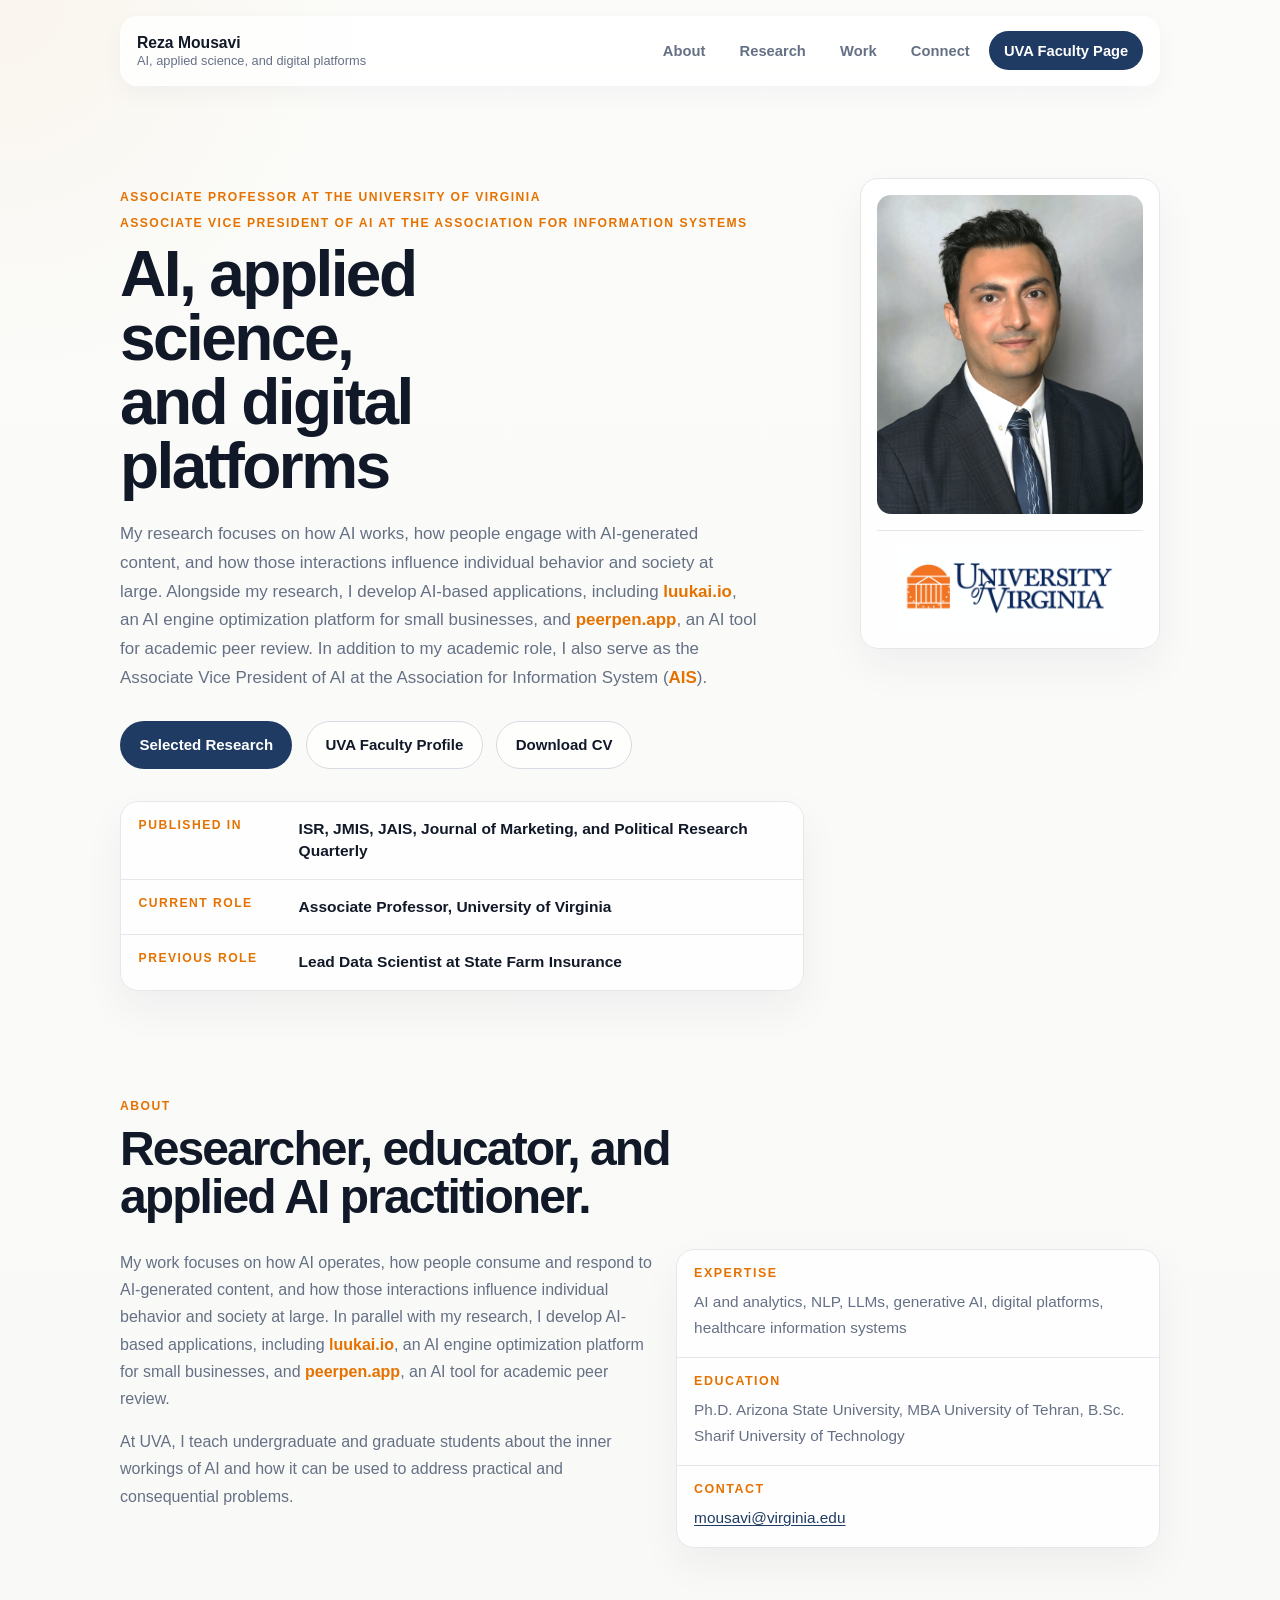
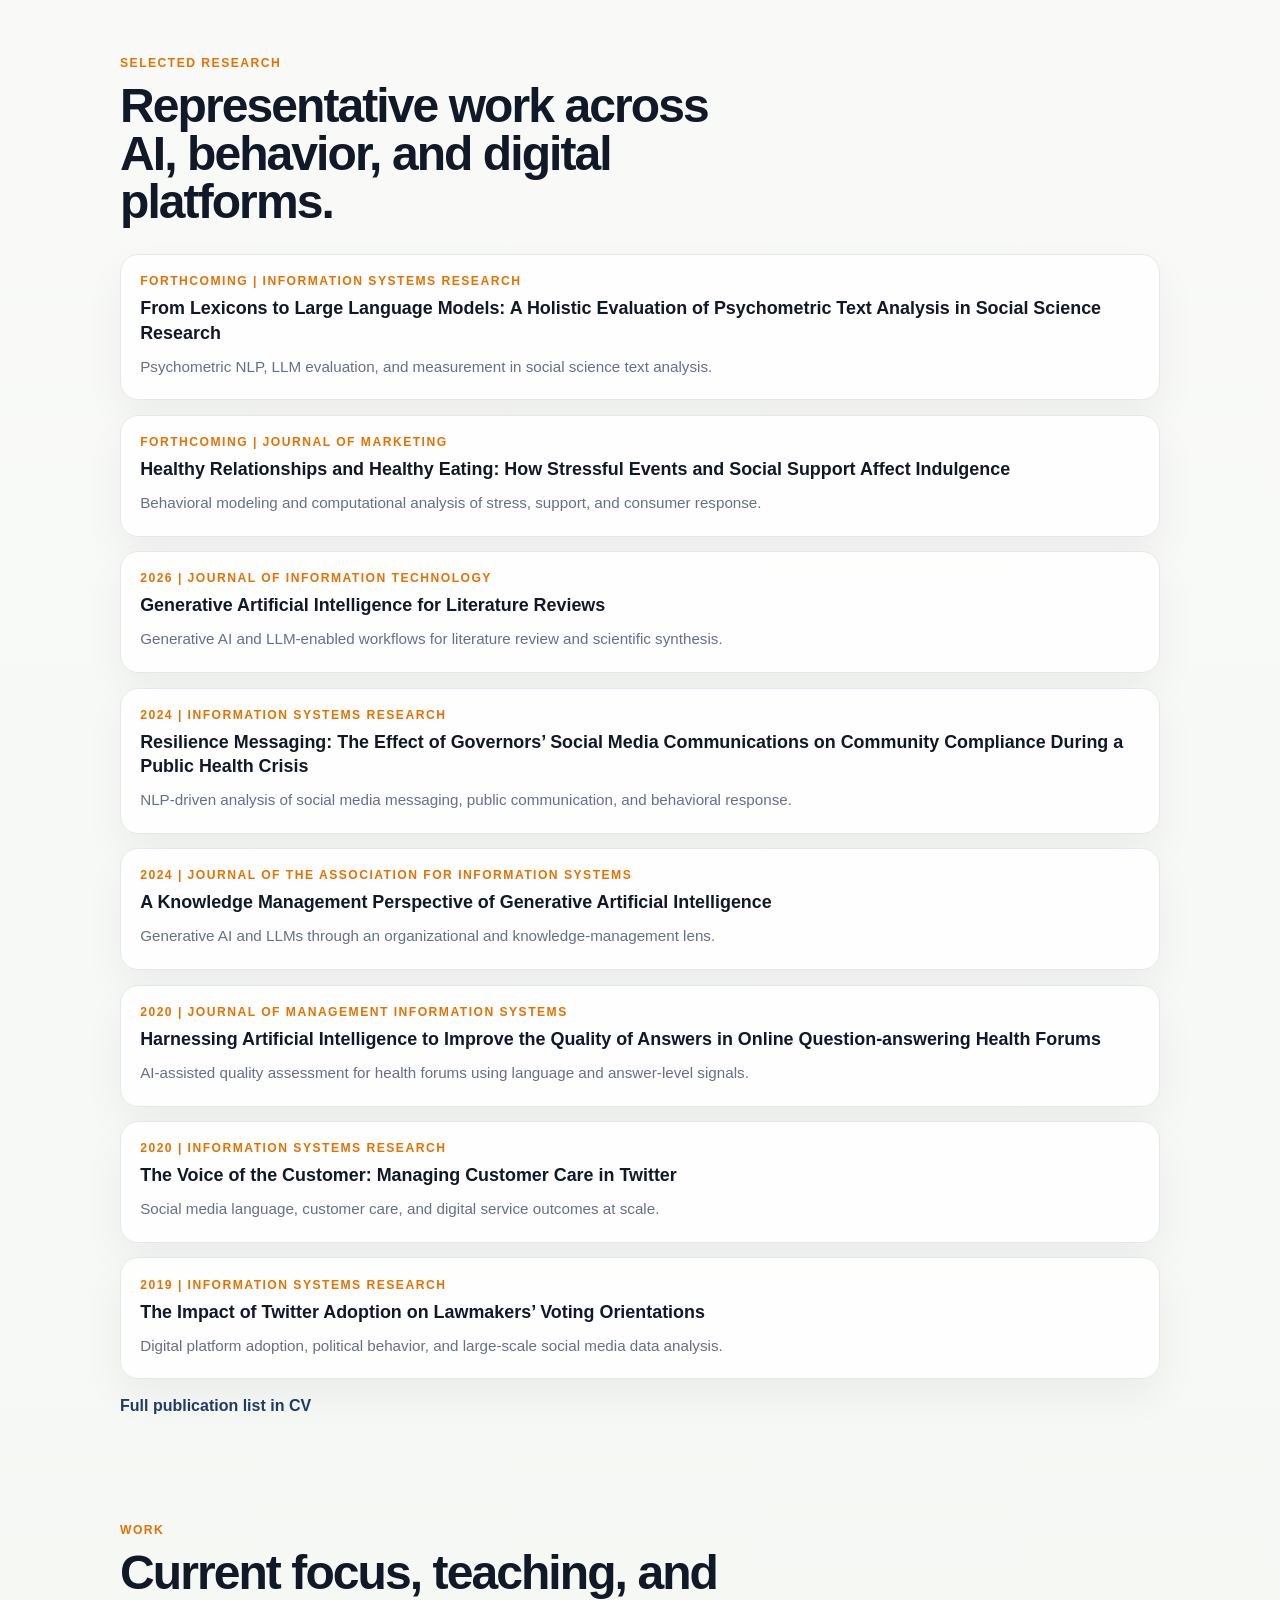
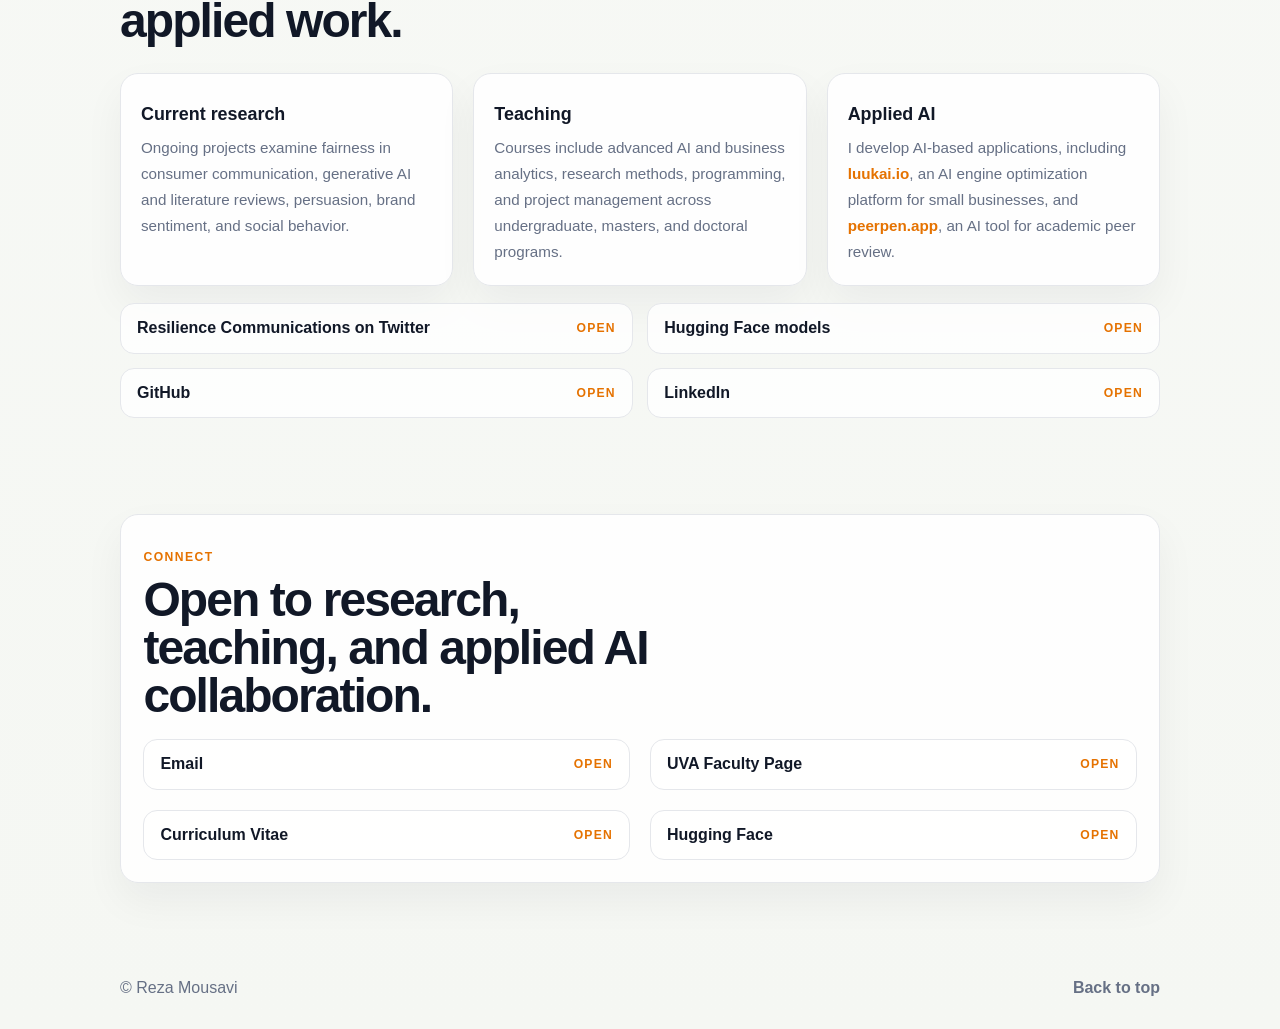
<file: index.html>
<!doctype html>
<html lang="en">
  <head>
    <meta charset="UTF-8" />
    <meta name="viewport" content="width=device-width, initial-scale=1.0" />
    <title>Reza Mousavi | AI, Applied Science, and Digital Platforms</title>
    <meta
      name="description"
      content="Reza Mousavi is an Associate Professor at the University of Virginia researching AI, analytics, digital platforms, healthcare information systems, and the societal impacts of emerging technologies."
    />
    <meta property="og:title" content="Reza Mousavi | AI, Applied Science, and Digital Platforms" />
    <meta
      property="og:description"
      content="Research, teaching, and applied AI at the intersection of digital platforms, language, behavior, and health systems."
    />
    <meta property="og:type" content="website" />
    <meta property="og:url" content="https://rezamousavi.github.io/" />
    <meta property="og:image" content="https://rezamousavi.github.io/reza_mousavi_linkedin.png" />
    <meta name="twitter:card" content="summary_large_image" />
    <link rel="icon" type="image/svg+xml" href="favicon.svg" />
    <link rel="stylesheet" href="site-v3.css" />
    <script defer src="site-v3.js"></script>
    <script type="application/ld+json">
      {
        "@context": "https://schema.org",
        "@type": "Person",
        "name": "Reza Mousavi",
        "url": "https://rezamousavi.github.io/",
        "jobTitle": "Associate Professor",
        "affiliation": {
          "@type": "Organization",
          "name": "University of Virginia"
        },
        "sameAs": [
          "https://github.com/rezamousavi",
          "https://www.linkedin.com/in/r-mousavi",
          "https://huggingface.co/paragon-analytics",
          "https://www.commerce.virginia.edu/faculty/rm6uz"
        ]
      }
    </script>
  </head>
  <body>
    <header class="site-header">
      <a class="brand" href="#top" aria-label="Reza Mousavi home">
        <span class="brand-copy">
          <strong>Reza Mousavi</strong>
          <small>AI, applied science, and digital platforms</small>
        </span>
      </a>

      <button
        class="nav-toggle"
        type="button"
        aria-expanded="false"
        aria-controls="site-nav"
        aria-label="Open navigation"
      >
        <span></span>
        <span></span>
      </button>

      <nav class="site-nav" id="site-nav" aria-label="Primary">
        <a href="#about">About</a>
        <a href="#research">Research</a>
        <a href="#work">Work</a>
        <a href="#connect">Connect</a>
        <a
          class="nav-button"
          href="https://www.commerce.virginia.edu/faculty/rm6uz"
          target="_blank"
          rel="noreferrer"
        >
          UVA Faculty Page
        </a>
      </nav>
    </header>

    <main id="top">
      <section class="hero section">
        <div class="hero-copy">
          <p class="eyebrow">Associate Professor at the University of Virginia</p>
          <p class="eyebrow">Associate Vice President of AI at the Association for Information Systems</p>
          <h1>AI, applied science, and digital platforms</h1>
          <p class="lead">
            My research focuses on how AI works, how people engage with AI-generated content, and how
            those interactions influence individual behavior and society at large.
            Alongside my research, I develop AI-based applications, including
            <a class="founder-link" href="https://luukai.io" target="_blank" rel="noreferrer">luukai.io</a>,
            an AI engine optimization platform for small businesses, and
            <a class="founder-link" href="https://peerpen.app" target="_blank" rel="noreferrer">peerpen.app</a>,
            an AI tool for academic peer review. 
            
            In addition to my academic role, I also serve as the Associate Vice President of AI at the Association for Information System (<a class="founder-link" href="https://aisnet.org" target="_blank" rel="noreferrer">AIS</a>).
          </p>

          <div class="hero-actions">
            <a class="button button-primary" href="#research">Selected Research</a>
            <a
              class="button button-secondary"
              href="https://www.commerce.virginia.edu/faculty/rm6uz"
              target="_blank"
              rel="noreferrer"
            >
              UVA Faculty Profile
            </a>
            <a class="button button-secondary" href="Reza-CV.pdf" target="_blank" rel="noreferrer">
              Download CV
            </a>
          </div>

          <div class="proof-list">
            <div>
              <span>Published in</span>
              <strong>ISR, JMIS, JAIS, Journal of Marketing, and Political Research Quarterly</strong>
            </div>
            <div>
              <span>Current role</span>
              <strong>Associate Professor, University of Virginia</strong>
            </div>
            <div>
              <span>Previous role</span>
              <strong>Lead Data Scientist at State Farm Insurance</strong>
            </div>
          </div>
        </div>

        <aside class="profile-panel" aria-label="Profile">
          <div class="portrait-card">
            <img src="reza_mousavi_linkedin.png" alt="Portrait of Reza Mousavi" />
          </div>

          <a
            class="faculty-card"
            href="https://www.commerce.virginia.edu/faculty/rm6uz"
            target="_blank"
            rel="noreferrer"
          >
            <img src="uva_logo.png" alt="University of Virginia logo" />
          </a>
        </aside>
      </section>

      <section class="section" id="about">
        <div class="section-head">
          <p class="eyebrow">About</p>
          <h2>Researcher, educator, and applied AI practitioner.</h2>
        </div>

        <div class="about-grid">
          <div class="about-copy">
            <p>
              My work focuses on how AI operates, how people consume and respond to
              AI-generated content, and how those interactions influence individual
              behavior and society at large. In parallel with my research, I develop
              AI-based applications, including
              <a class="founder-link" href="https://luukai.io" target="_blank" rel="noreferrer"
                >luukai.io</a
              >, an AI engine optimization platform for small businesses, and
              <a class="founder-link" href="https://peerpen.app" target="_blank" rel="noreferrer"
                >peerpen.app</a
              >, an AI tool for academic peer review.
            </p>
            <p>
              At UVA, I teach undergraduate and graduate students about the inner
              workings of AI and how it can be used to address practical and
              consequential problems.
            </p>
          </div>

          <div class="info-panel">
            <div class="info-row">
              <span>Expertise</span>
              <p>AI and analytics, NLP, LLMs, generative AI, digital platforms, healthcare information systems</p>
            </div>
            <div class="info-row">
              <span>Education</span>
              <p>Ph.D. Arizona State University, MBA University of Tehran, B.Sc. Sharif University of Technology</p>
            </div>
            <div class="info-row">
              <span>Contact</span>
              <p>
                <a href="mailto:mousavi@virginia.edu">mousavi@virginia.edu</a>
              </p>
            </div>
          </div>
        </div>
      </section>

      <section class="section" id="research">
        <div class="section-head">
          <p class="eyebrow">Selected Research</p>
          <h2>Representative work across AI, behavior, and digital platforms.</h2>
        </div>

        <div class="research-list">
          <a
            class="research-item"
            href="https://doi.org/10.1287/isre.2024.1143"
            target="_blank"
            rel="noreferrer"
          >
            <div class="research-meta">Forthcoming | Information Systems Research</div>
            <h3>
              From Lexicons to Large Language Models: A Holistic Evaluation of
              Psychometric Text Analysis in Social Science Research
            </h3>
            <p>Psychometric NLP, LLM evaluation, and measurement in social science text analysis.</p>
          </a>

          <a
            class="research-item"
            href="https://doi.org/10.1177/00222429251370752"
            target="_blank"
            rel="noreferrer"
          >
            <div class="research-meta">Forthcoming | Journal of Marketing</div>
            <h3>
              Healthy Relationships and Healthy Eating: How Stressful Events and Social
              Support Affect Indulgence
            </h3>
            <p>Behavioral modeling and computational analysis of stress, support, and consumer response.</p>
          </a>

          <a
            class="research-item"
            href="https://journals.sagepub.com/doi/10.1177/02683962261425675"
            target="_blank"
            rel="noreferrer"
          >
            <div class="research-meta">2026 | Journal of Information Technology</div>
            <h3>Generative Artificial Intelligence for Literature Reviews</h3>
            <p>Generative AI and LLM-enabled workflows for literature review and scientific synthesis.</p>
          </a>

          <a
            class="research-item"
            href="https://pubsonline.informs.org/doi/10.1287/isre.2021.0599"
            target="_blank"
            rel="noreferrer"
          >
            <div class="research-meta">2024 | Information Systems Research</div>
            <h3>
              Resilience Messaging: The Effect of Governors’ Social Media Communications
              on Community Compliance During a Public Health Crisis
            </h3>
            <p>NLP-driven analysis of social media messaging, public communication, and behavioral response.</p>
          </a>

          <a
            class="research-item"
            href="https://aisel.aisnet.org/jais/vol25/iss1/15/"
            target="_blank"
            rel="noreferrer"
          >
            <div class="research-meta">2024 | Journal of the Association for Information Systems</div>
            <h3>A Knowledge Management Perspective of Generative Artificial Intelligence</h3>
            <p>Generative AI and LLMs through an organizational and knowledge-management lens.</p>
          </a>

          <a
            class="research-item"
            href="https://www.tandfonline.com/doi/abs/10.1080/07421222.2020.1831775"
            target="_blank"
            rel="noreferrer"
          >
            <div class="research-meta">2020 | Journal of Management Information Systems</div>
            <h3>
              Harnessing Artificial Intelligence to Improve the Quality of Answers in
              Online Question-answering Health Forums
            </h3>
            <p>AI-assisted quality assessment for health forums using language and answer-level signals.</p>
          </a>

          <a
            class="research-item"
            href="https://pubsonline.informs.org/doi/10.1287/isre.2019.0889"
            target="_blank"
            rel="noreferrer"
          >
            <div class="research-meta">2020 | Information Systems Research</div>
            <h3>The Voice of the Customer: Managing Customer Care in Twitter</h3>
            <p>Social media language, customer care, and digital service outcomes at scale.</p>
          </a>

          <a
            class="research-item"
            href="https://pubsonline.informs.org/doi/10.1287/isre.2018.0791"
            target="_blank"
            rel="noreferrer"
          >
            <div class="research-meta">2019 | Information Systems Research</div>
            <h3>
              The Impact of Twitter Adoption on Lawmakers’ Voting Orientations
            </h3>
            <p>Digital platform adoption, political behavior, and large-scale social media data analysis.</p>
          </a>
        </div>

        <div class="section-links">
          <a href="Reza-CV.pdf" target="_blank" rel="noreferrer">Full publication list in CV</a>
        </div>
      </section>

      <section class="section" id="work">
        <div class="section-head">
          <p class="eyebrow">Work</p>
          <h2>Current focus, teaching, and applied work.</h2>
        </div>

        <div class="work-grid">
          <article class="work-card">
            <h3>Current research</h3>
            <p>
              Ongoing projects examine fairness in consumer communication, generative AI
              and literature reviews, persuasion, brand sentiment, and social behavior.
            </p>
          </article>

          <article class="work-card">
            <h3>Teaching</h3>
            <p>
              Courses include advanced AI and business analytics, research methods,
              programming, and project management across undergraduate, masters, and
              doctoral programs.
            </p>
          </article>

          <article class="work-card">
            <h3>Applied AI</h3>
            <p>
              I develop AI-based applications, including
              <a class="founder-link" href="https://luukai.io" target="_blank" rel="noreferrer"
                >luukai.io</a
              >, an AI engine optimization platform for small businesses, and
              <a class="founder-link" href="https://peerpen.app" target="_blank" rel="noreferrer"
                >peerpen.app</a
              >, an AI tool for academic peer review.
            </p>
          </article>
        </div>

        <div class="link-grid">
          <a href="https://mousavi-gradio.pods.uvarc.io" target="_blank" rel="noreferrer">
            Resilience Communications on Twitter
          </a>
          <a href="https://huggingface.co/paragon-analytics" target="_blank" rel="noreferrer">
            Hugging Face models
          </a>
          <a href="https://github.com/rezamousavi" target="_blank" rel="noreferrer">GitHub</a>
          <a href="https://www.linkedin.com/in/r-mousavi" target="_blank" rel="noreferrer">
            LinkedIn
          </a>
        </div>
      </section>

      <section class="section" id="connect">
        <div class="connect-panel">
          <div class="section-head section-head-compact">
            <p class="eyebrow">Connect</p>
            <h2>Open to research, teaching, and applied AI collaboration.</h2>
          </div>

          <div class="connect-links">
            <a href="mailto:mousavi@virginia.edu">Email</a>
            <a href="https://www.commerce.virginia.edu/faculty/rm6uz" target="_blank" rel="noreferrer"
              >UVA Faculty Page</a
            >
            <a href="CV-Reza.pdf" target="_blank" rel="noreferrer">Curriculum Vitae</a>
            <a href="https://huggingface.co/paragon-analytics" target="_blank" rel="noreferrer"
              >Hugging Face</a
            >
          </div>
        </div>
      </section>
    </main>

    <footer class="site-footer">
      <p>© Reza Mousavi</p>
      <a href="#top">Back to top</a>
    </footer>
  </body>
</html>
</file>
<file: site-v3.css>
:root {
  --bg: #f5f7f3;
  --panel: #ffffff;
  --panel-soft: #eef3ee;
  --text: #111827;
  --muted: #667085;
  --line: #e5e7eb;
  --line-strong: #d7dce2;
  --accent: #e57200;
  --navy: #1f3b63;
  --shadow: 0 18px 40px rgba(15, 23, 42, 0.05);
  --radius-lg: 24px;
  --radius-md: 18px;
  --radius-sm: 14px;
  --content-width: 1040px;
}

*,
*::before,
*::after {
  box-sizing: border-box;
}

html {
  scroll-behavior: smooth;
}

body {
  margin: 0;
  min-height: 100vh;
  color: var(--text);
  font-family:
    ui-sans-serif,
    -apple-system,
    BlinkMacSystemFont,
    "Segoe UI",
    sans-serif;
  background:
    radial-gradient(circle at top left, rgba(229, 114, 0, 0.05), transparent 24rem),
    linear-gradient(180deg, #fbfcfa 0%, var(--bg) 100%);
}

a {
  color: inherit;
  text-decoration: none;
}

img {
  display: block;
  max-width: 100%;
}

button {
  font: inherit;
}

.site-header,
main,
.site-footer {
  width: min(calc(100% - 2rem), var(--content-width));
  margin-left: auto;
  margin-right: auto;
}

.site-header {
  position: sticky;
  top: 1rem;
  z-index: 10;
  display: flex;
  align-items: center;
  justify-content: space-between;
  gap: 1rem;
  margin-top: 1rem;
  padding: 0.9rem 1rem;
  border: 1px solid rgba(255, 255, 255, 0.88);
  border-radius: 18px;
  background: rgba(255, 255, 255, 0.78);
  backdrop-filter: blur(16px);
  box-shadow: 0 8px 24px rgba(15, 23, 42, 0.04);
}

body.is-scrolled .site-header {
  border-color: var(--line);
}

.brand {
  display: inline-flex;
  align-items: center;
  gap: 0.4rem;
  min-width: 0;
}

.brand-copy {
  display: grid;
  gap: 0.1rem;
}

.brand-copy strong {
  font-size: 0.98rem;
  font-weight: 700;
}

.brand-copy small {
  color: var(--muted);
  font-size: 0.8rem;
}

.site-nav {
  display: flex;
  align-items: center;
  gap: 0.3rem;
}

.site-nav a {
  padding: 0.72rem 0.92rem;
  border-radius: 999px;
  color: var(--muted);
  font-size: 0.92rem;
  font-weight: 600;
  transition: background-color 160ms ease, color 160ms ease;
}

.site-nav a:hover,
.site-nav a.is-active {
  color: var(--text);
  background: rgba(17, 24, 39, 0.05);
}

.site-nav .nav-button {
  color: #fff;
  background: var(--navy);
}

.site-nav .nav-button:hover {
  background: #19314f;
  color: #fff;
}

.nav-toggle {
  display: none;
  align-items: center;
  justify-content: center;
  flex-direction: column;
  gap: 0.28rem;
  width: 2.75rem;
  height: 2.75rem;
  border: 1px solid var(--line);
  border-radius: 50%;
  background: var(--panel);
  color: var(--text);
  cursor: pointer;
}

.nav-toggle span {
  width: 1rem;
  height: 2px;
  border-radius: 999px;
  background: currentColor;
  transition: transform 160ms ease;
}

.nav-toggle[aria-expanded="true"] span:first-child {
  transform: translateY(3px) rotate(45deg);
}

.nav-toggle[aria-expanded="true"] span:last-child {
  transform: translateY(-3px) rotate(-45deg);
}

main {
  padding: 3.75rem 0 5rem;
}

.section {
  padding-top: 6rem;
  scroll-margin-top: 5.5rem;
}

.hero {
  display: grid;
  grid-template-columns: minmax(0, 1fr) 300px;
  gap: 3.5rem;
  align-items: start;
  padding-top: 2rem;
}

.eyebrow,
.proof-list span,
.research-meta {
  color: var(--accent);
  font-size: 0.76rem;
  font-weight: 700;
  letter-spacing: 0.12em;
  text-transform: uppercase;
}

.hero h1,
.section-head h2 {
  margin: 0;
  line-height: 1;
  letter-spacing: -0.04em;
}

.hero h1 {
  max-width: 9ch;
  font-size: clamp(3rem, 5vw, 4.25rem);
  font-weight: 700;
}

.lead,
.about-copy p,
.info-row p,
.research-item p,
.work-card p {
  color: var(--muted);
  line-height: 1.7;
}

.lead a,
.about-copy a,
.info-row a {
  color: var(--navy);
  text-decoration: underline;
  text-decoration-thickness: 0.08em;
  text-underline-offset: 0.16em;
}

.founder-link {
  color: var(--accent) !important;
  font-weight: 800;
  text-decoration: none !important;
}

.lead {
  max-width: 40rem;
  margin: 1.35rem 0 0;
  font-size: 1.06rem;
}

.hero-actions {
  display: flex;
  flex-wrap: wrap;
  gap: 0.85rem;
  margin-top: 1.75rem;
}

.button {
  display: inline-flex;
  align-items: center;
  justify-content: center;
  min-height: 3rem;
  padding: 0.8rem 1.15rem;
  border: 1px solid var(--line-strong);
  border-radius: 999px;
  background: rgba(255, 255, 255, 0.78);
  font-size: 0.94rem;
  font-weight: 600;
  transition: background-color 160ms ease, border-color 160ms ease, transform 160ms ease;
}

.button:hover {
  transform: translateY(-1px);
}

.button-primary {
  border-color: transparent;
  color: #fff;
  background: var(--navy);
}

.proof-list,
.profile-panel,
.info-panel,
.research-item,
.work-card,
.connect-panel {
  border: 1px solid var(--line);
  border-radius: var(--radius-md);
  background: rgba(255, 255, 255, 0.88);
  box-shadow: var(--shadow);
}

.proof-list {
  margin-top: 2rem;
  overflow: hidden;
}

.proof-list div {
  display: grid;
  grid-template-columns: 9rem 1fr;
  gap: 1rem;
  padding: 1rem 1.1rem;
  border-top: 1px solid var(--line);
}

.proof-list div:first-child {
  border-top: 0;
}

.proof-list strong {
  font-size: 0.97rem;
  line-height: 1.45;
  font-weight: 600;
}

.profile-panel {
  padding: 1rem;
}

.portrait-card {
  overflow: hidden;
  border-radius: var(--radius-sm);
}

.portrait-card img {
  width: 100%;
  aspect-ratio: 5 / 6;
  object-fit: cover;
  object-position: center top;
}

.faculty-card {
  display: flex;
  justify-content: center;
  align-items: center;
  margin-top: 1rem;
  padding-top: 1rem;
  border-top: 1px solid var(--line);
}

.faculty-card img {
  width: 220px;
  max-width: 100%;
}

.section-head {
  max-width: 40rem;
}

.section-head h2 {
  font-size: clamp(1.95rem, 3.8vw, 3rem);
  font-weight: 700;
}

.about-grid,
.work-grid,
.connect-links {
  display: grid;
  gap: 1.25rem;
}

.about-grid {
  grid-template-columns: minmax(0, 1.05fr) minmax(280px, 0.95fr);
  margin-top: 1.75rem;
  align-items: start;
}

.about-copy p {
  margin: 0 0 1rem;
}

.info-panel {
  overflow: hidden;
}

.info-row {
  padding: 1rem 1.1rem;
  border-top: 1px solid var(--line);
}

.info-row:first-child {
  border-top: 0;
}

.info-row span {
  display: block;
  color: var(--accent);
  font-size: 0.78rem;
  font-weight: 700;
  letter-spacing: 0.12em;
  text-transform: uppercase;
}

.info-row p {
  margin: 0.55rem 0 0;
  font-size: 0.96rem;
}

.research-list {
  display: grid;
  gap: 0.9rem;
  margin-top: 1.75rem;
}

.research-item {
  padding: 1.2rem 1.2rem 1.25rem;
  transition: border-color 160ms ease, transform 160ms ease;
}

.research-item:hover,
.work-card:hover,
.connect-links a:hover {
  border-color: var(--line-strong);
}

.research-item h3,
.work-card h3 {
  margin: 0.5rem 0 0;
  font-size: 1.12rem;
  line-height: 1.35;
}

.research-item p,
.work-card p {
  margin: 0.55rem 0 0;
  font-size: 0.95rem;
}

.section-links {
  margin-top: 1.1rem;
}

.section-links a {
  color: var(--navy);
  font-weight: 600;
}

.work-grid {
  grid-template-columns: repeat(3, minmax(0, 1fr));
  margin-top: 1.75rem;
}

.work-card {
  padding: 1.25rem;
}

.link-grid,
.connect-links {
  grid-template-columns: repeat(2, minmax(0, 1fr));
}

.link-grid {
  display: grid;
  gap: 0.9rem;
  margin-top: 1.1rem;
}

.link-grid a,
.connect-links a {
  display: flex;
  align-items: center;
  justify-content: space-between;
  gap: 1rem;
  padding: 0.95rem 1rem;
  border: 1px solid var(--line);
  border-radius: var(--radius-sm);
  background: rgba(255, 255, 255, 0.82);
  font-weight: 600;
  transition: background-color 160ms ease, border-color 160ms ease;
}

.link-grid a::after,
.connect-links a::after {
  content: "Open";
  color: var(--accent);
  font-size: 0.76rem;
  font-weight: 700;
  letter-spacing: 0.1em;
  text-transform: uppercase;
}

.link-grid a:hover,
.connect-links a:hover {
  background: #fff;
}

.connect-panel {
  padding: 1.4rem;
}

.section-head-compact {
  max-width: 32rem;
}

.connect-links {
  margin-top: 1.2rem;
}

.site-footer {
  display: flex;
  align-items: center;
  justify-content: space-between;
  gap: 1rem;
  padding: 1rem 0 2rem;
  color: var(--muted);
}

.site-footer p {
  margin: 0;
}

.site-footer a {
  font-weight: 600;
}

@media (max-width: 980px) {
  .hero,
  .about-grid,
  .work-grid,
  .link-grid,
  .connect-links {
    grid-template-columns: 1fr;
  }

  .profile-panel {
    max-width: 21rem;
  }
}

@media (max-width: 760px) {
  .site-header {
    padding: 0.8rem 0.9rem;
  }

  .brand-copy small {
    display: none;
  }

  .nav-toggle {
    display: inline-flex;
  }

  .site-nav {
    position: absolute;
    top: calc(100% + 0.7rem);
    left: 0;
    right: 0;
    display: none;
    flex-direction: column;
    align-items: stretch;
    padding: 0.85rem;
    border: 1px solid var(--line);
    border-radius: 18px;
    background: rgba(255, 255, 255, 0.97);
    box-shadow: var(--shadow);
  }

  .site-nav.is-open {
    display: flex;
  }

  .site-nav a {
    text-align: center;
  }

  main {
    padding-top: 2.75rem;
  }

  .section {
    padding-top: 4.5rem;
  }

  .hero {
    gap: 2rem;
  }

  .hero h1 {
    max-width: 11ch;
    font-size: clamp(2.5rem, 10vw, 3.5rem);
  }

  .hero-actions {
    flex-direction: column;
    align-items: stretch;
  }

  .proof-list div {
    grid-template-columns: 1fr;
    gap: 0.45rem;
  }

  .profile-panel {
    max-width: none;
  }

  .site-footer {
    flex-direction: column;
    align-items: flex-start;
  }
}
</file>
